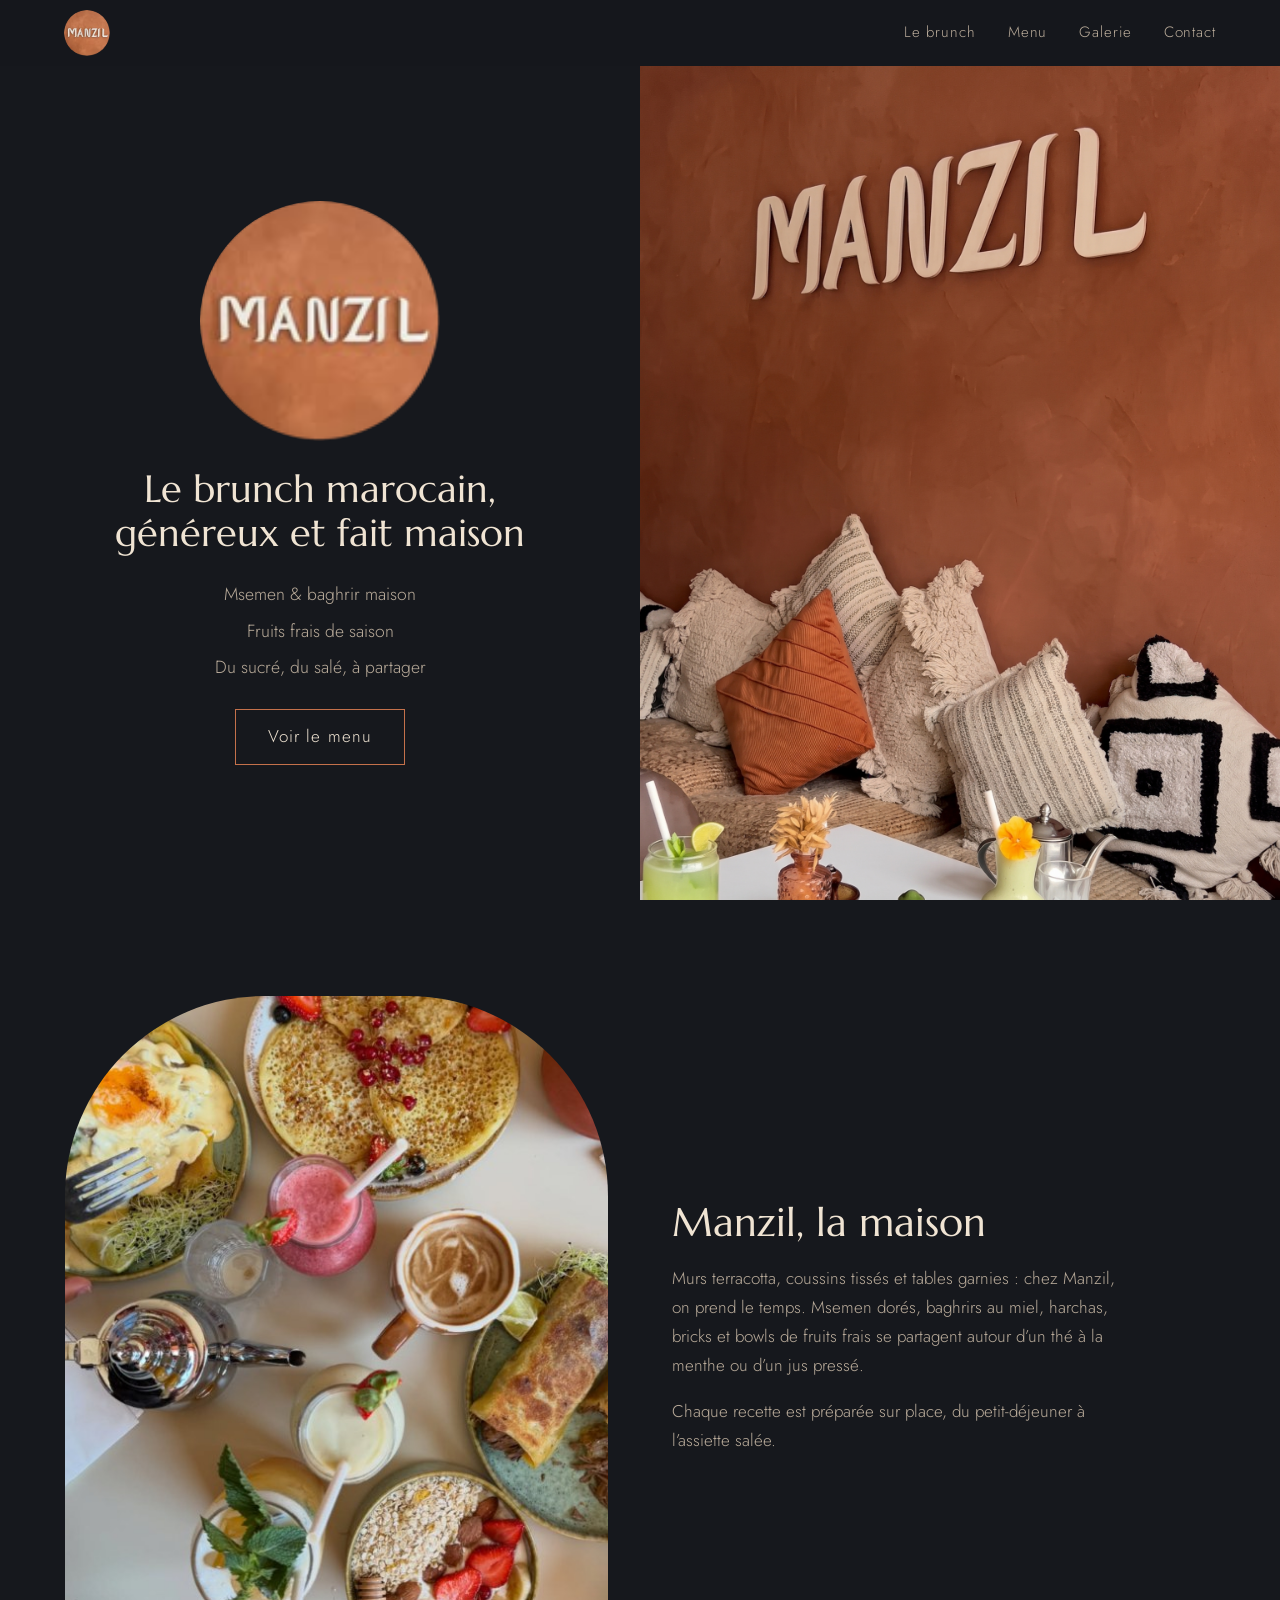
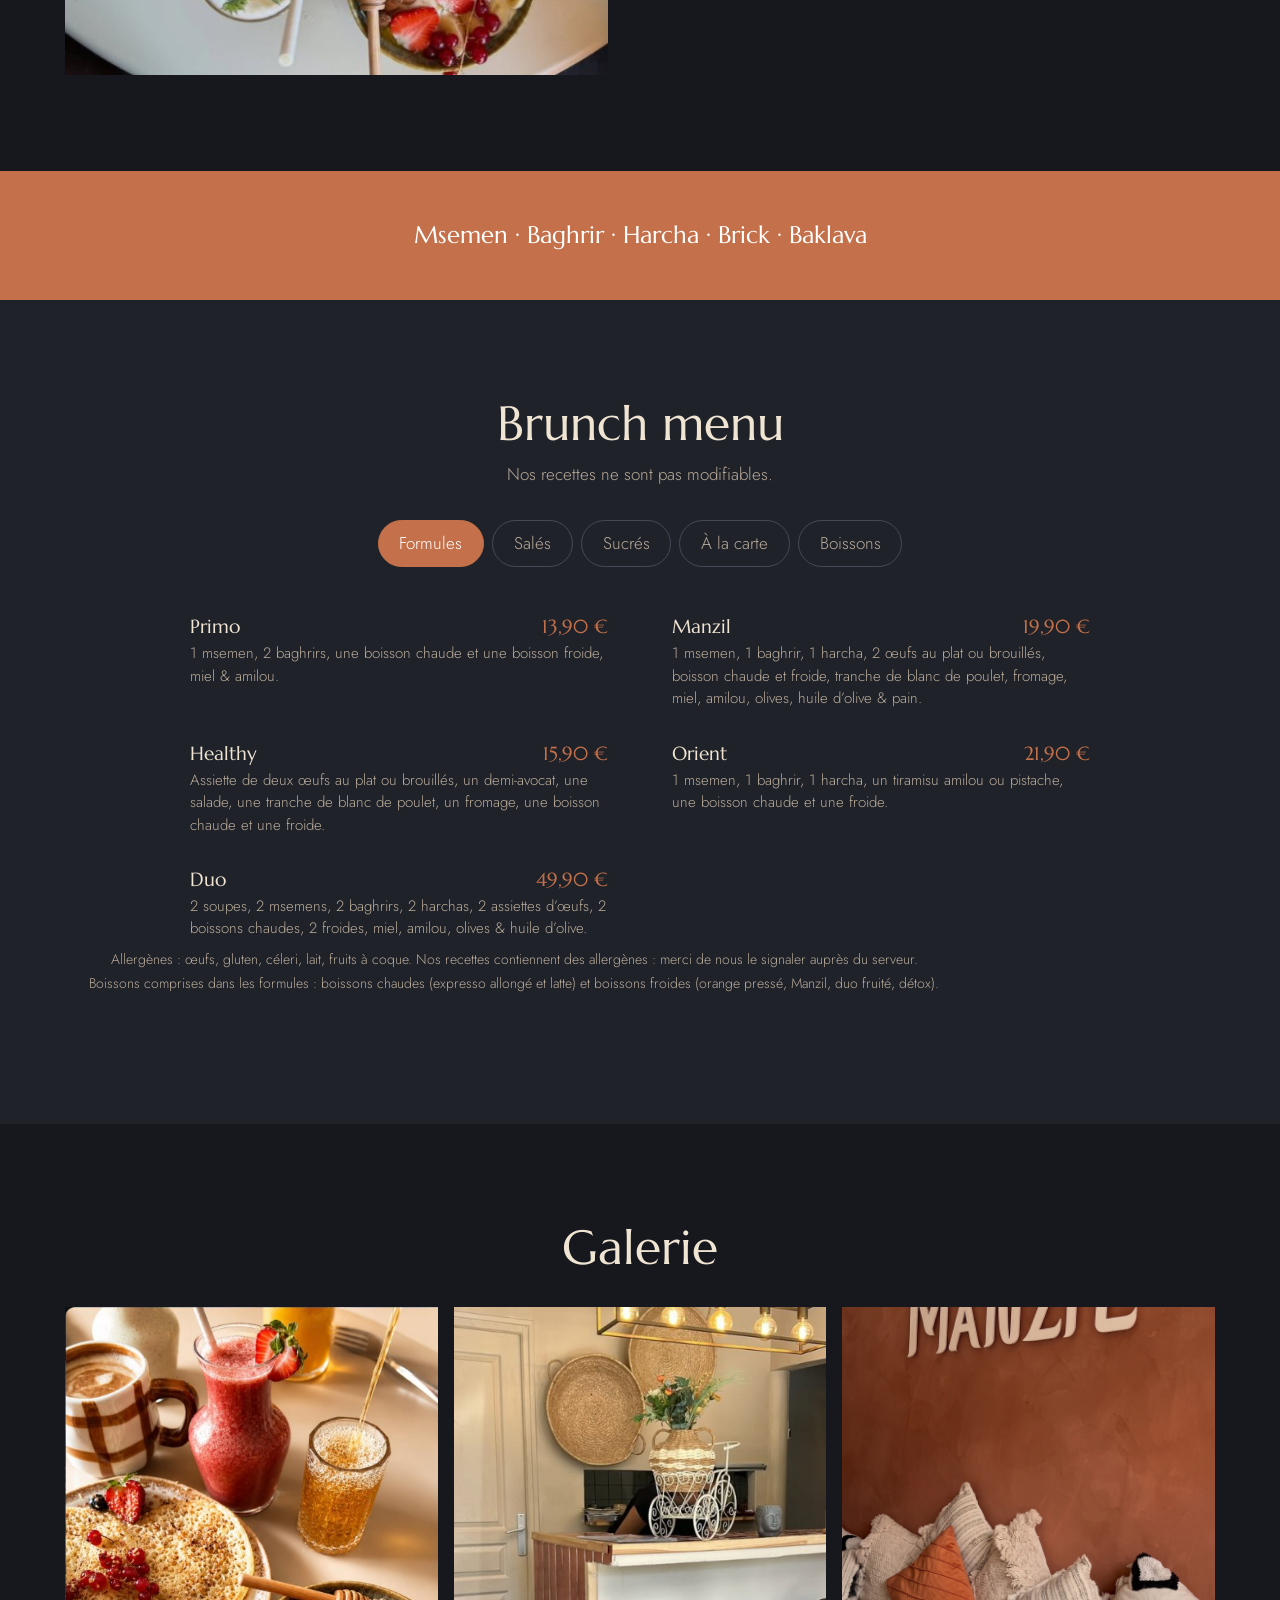
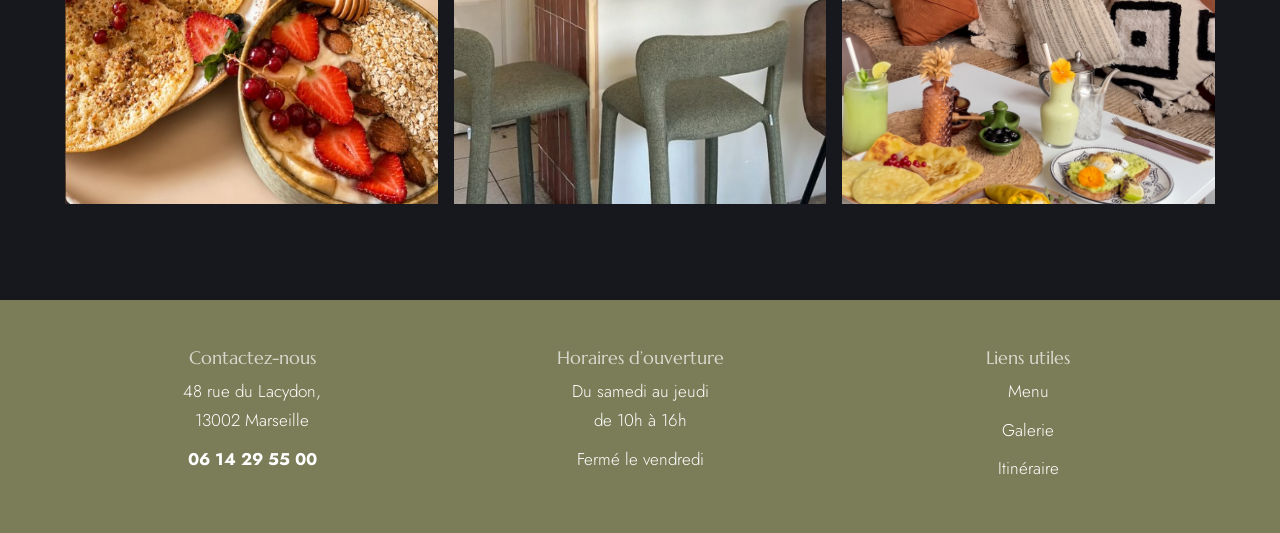
<file: index.html>
<!DOCTYPE html>
<html lang="fr">
<head>
  <meta charset="utf-8">
  <meta name="viewport" content="width=device-width, initial-scale=1, viewport-fit=cover">
  <title>Manzil – Brunch marocain</title>
  <meta name="description" content="Manzil, brunch marocain : msemen, baghrir, harcha, bowls et boissons fraîches, faits maison.">
  <link rel="icon" href="images/logo_.jpg">
  <link href="https://fonts.googleapis.com/css2?family=Marcellus&family=Jost:wght@300;400;500&display=swap" rel="stylesheet">
  <link rel="stylesheet" href="css/style.css">
</head>
<body>
<header><a href="#top"><img src="images/logo.png" alt="Manzil"></a>
<nav><a href="#brunch">Le brunch</a><a href="#menu">Menu</a><a href="#gal">Galerie</a><a href="#contact">Contact</a></nav></header>
<main id="top">
<div class="hero"><div class="t"><img class="logo" src="images/logo.png" alt="Manzil">
<h1>Le brunch marocain, généreux et fait maison</h1>
<ul><li>Msemen &amp; baghrir maison</li><li>Fruits frais de saison</li><li>Du sucré, du salé, à partager</li></ul>
<a class="btn" href="#menu">Voir le menu</a></div>
<div class="ph" role="img" aria-label="Salle Manzil et table de brunch" style="background-image:url(images/banquette.jpg)"></div></div>
 
<section id="brunch"><div class="split"><img src="images/brunch-table.jpg" alt="Table de brunch Manzil vue du dessus">
<div><h2>Manzil, la maison</h2><p>Murs terracotta, coussins tissés et tables garnies : chez Manzil, on prend le temps. Msemen dorés, baghrirs au miel, harchas, bricks et bowls de fruits frais se partagent autour d’un thé à la menthe ou d’un jus pressé.</p><p>Chaque recette est préparée sur place, du petit-déjeuner à l’assiette salée.</p></div></div></section>
<div class="band"><p>Msemen · Baghrir · Harcha · Brick · Baklava</p></div>
 
<section id="menu"><h2>Brunch menu</h2><p>Nos recettes ne sont pas modifiables.</p>
<div class="tabs" role="tablist" id="tabs"></div><div class="items" id="items" role="tabpanel"></div>
<p class="note">Allergènes : œufs, gluten, céleri, lait, fruits à coque. Nos recettes contiennent des allergènes : merci de nous le signaler auprès du serveur.<br>Boissons comprises dans les formules : boissons chaudes (expresso allongé et latte) et boissons froides (orange pressé, Manzil, duo fruité, détox).</p></section>
 
<section id="gal"><h2>Galerie</h2><div class="gal"><img src="images/pancakes.jpg" alt="Pancakes, smoothie et bowl" loading="lazy"><img src="images/counter.jpg" alt="Comptoir et tabourets" loading="lazy"><img src="images/banquette.jpg" alt="Banquette et table dressée" loading="lazy"></div></section>
</main>
<footer id="contact">
  <div class="f-cols">
    <div>
      <h3>Contactez-nous</h3>
      <p>48 rue du Lacydon,<br>13002 Marseille</p>
      <p><strong><a href="tel:+33614295500">06 14 29 55 00</a></strong></p>
    </div>
    <div>
      <h3>Horaires d’ouverture</h3>
      <p>Du samedi au jeudi<br>de 10h à 16h</p>
      <p>Fermé le vendredi</p>
    </div>
    <div>
      <h3>Liens utiles</h3>
      <p><a href="#menu">Menu</a></p>
      <p><a href="#gal">Galerie</a></p>
      <p><a href="https://maps.app.goo.gl/Hn7ryLH67xtPSNrdA" target="_blank" rel="noopener">Itinéraire</a></p>
    </div>
  </div>
</footer>
 
<script src="js/menu-data.js"></script>
<script src="js/main.js"></script>
</body>
</html>
</file>
<file: css/style.css>
:root{--ink:#16181d;--ink2:#1f2229;--clay:#c4714b;--sand:#f0e4d3;--mute:#b9ab9a;--olive:#7a7d57;box-sizing:border-box;padding-top:env(safe-area-inset-top,0px);padding-bottom:env(safe-area-inset-bottom,0px)}
*,*::before,*::after{box-sizing:inherit}
html{scroll-behavior:smooth;scroll-padding-top:70px}
body{margin:0;background:var(--ink);color:var(--sand);font:300 17px/1.7 Jost,system-ui,sans-serif}
h1,h2,h3{font-family:Marcellus,Georgia,serif;font-weight:400;margin:0;line-height:1.15}
img{max-width:100%;display:block}
a{color:inherit}
:focus-visible{outline:2px solid var(--clay);outline-offset:3px}
header{position:sticky;top:0;z-index:5;display:flex;align-items:center;justify-content:space-between;padding:10px 5vw;background:rgba(22,24,29,.92);backdrop-filter:blur(8px)}
header img{width:46px;height:46px;border-radius:50%}
nav{display:flex;gap:2rem;font-size:15px;letter-spacing:.06em}
nav a{text-decoration:none;color:var(--mute)}nav a:hover{color:var(--sand)}
.hero{display:grid;grid-template-columns:1fr 1fr;min-height:calc(100vh - 66px)}
.hero .t{display:flex;flex-direction:column;justify-content:center;align-items:center;text-align:center;padding:4rem 6vw;gap:1.6rem}
.hero .logo{width:min(240px,50vw);border-radius:50%}
.hero h1{font-size:clamp(1.6rem,3vw,2.4rem)}
.hero ul{list-style:none;margin:0;padding:0;display:grid;gap:.4rem;color:var(--mute);font-size:1.1rem}
.hero .ph{background:#000 center top/cover}
.btn{display:inline-block;padding:.8rem 2rem;border:1px solid var(--clay);text-decoration:none;color:var(--sand);letter-spacing:.06em;transition:background .2s}
.btn:hover{background:var(--clay)}
section{padding:6rem 5vw}
.split{display:grid;grid-template-columns:1fr 1fr;gap:5vw;align-items:center;max-width:1150px;margin:auto}
.split img{width:100%;aspect-ratio:4/5;object-fit:cover;border-radius:200px 200px 0 0}
.split h2{font-size:clamp(1.7rem,3.2vw,2.5rem);margin-bottom:1.2rem}
.split p{color:var(--mute);max-width:46ch}
.band{background:var(--clay);color:#fff;text-align:center;padding:3rem 5vw}
.band p{margin:0;font:1.5rem/1.4 Marcellus,serif}
#menu{background:var(--ink2)}
#menu>h2{text-align:center;font-size:clamp(1.9rem,4vw,3rem)}
#menu>p{text-align:center;color:var(--mute);margin:.5rem 0 2rem}
.tabs{display:flex;flex-wrap:wrap;justify-content:center;gap:.5rem;margin-bottom:3rem}
.tabs button{font:inherit;background:none;color:var(--mute);border:1px solid #444a55;padding:.5rem 1.3rem;border-radius:99px;cursor:pointer}
.tabs button[aria-selected=true]{background:var(--clay);border-color:var(--clay);color:#fff}
.items{max-width:900px;margin:auto;display:grid;grid-template-columns:1fr 1fr;gap:2rem 4rem}
.it h3{display:flex;justify-content:space-between;gap:1rem;font-size:1.2rem}
.it h3 span{color:var(--clay);white-space:nowrap}
.it p{margin:.3rem 0 0;font-size:15px;color:var(--mute);line-height:1.5}
.sub{grid-column:1/-1;font:1.3rem Marcellus,serif;color:var(--clay);border-bottom:1px solid #444a55;padding-bottom:.4rem;margin-top:1rem}
.note{max-width:900px;margin:3rem auto 0;text-align:center;font-size:14px;color:var(--mute)}
.gal{display:grid;grid-template-columns:repeat(3,1fr);gap:1rem;max-width:1150px;margin:2rem auto 0}
.gal img{width:100%;height:100%;aspect-ratio:3/4;object-fit:cover}
#gal h2{text-align:center;font-size:clamp(1.9rem,4vw,3rem)}
footer{background:var(--olive);color:#fff;padding:3rem 5vw 2.5rem;text-align:center}
footer a{text-decoration:none}footer a:hover{text-decoration:underline}
.f-top{display:flex;align-items:center;gap:2rem;max-width:1000px;margin:0 auto 2rem;padding-bottom:2rem;border-bottom:1px solid rgba(255,255,255,.3)}
.f-logo{width:90px;height:90px;border-radius:50%;flex:none}
.f-top p{margin:0;max-width:60ch}
.f-cols{display:grid;grid-template-columns:repeat(3,1fr);gap:2rem 4rem;max-width:1100px;margin:auto;text-align:center;justify-items:center}
footer h3{font-size:1.1rem;margin-bottom:.6rem;color:rgba(255,255,255,.7)}
footer p{margin:0 0 .6rem}
footer .btn{border-color:#fff;font-size:14px;padding:.5rem 1.4rem;margin-top:.6rem}
footer .btn:hover{background:#fff;color:var(--olive)}
@media(max-width:800px){nav{gap:1rem;font-size:14px}.hero,.split,.items{grid-template-columns:1fr}.f-cols{grid-template-columns:1fr 1fr;gap:1.2rem 1.5rem}.f-cols>div:first-child{grid-column:1/-1}.f-cols>div{justify-self:center}footer{padding:2rem 6vw 1.8rem;font-size:15px;line-height:1.55}footer h3{font-size:1rem;margin-bottom:.3rem}footer p{margin-bottom:.35rem}.f-top{flex-direction:column;text-align:center}.hero .ph{min-height:60vh}.gal{grid-template-columns:1fr 1fr}.gal img:last-child{grid-column:1/-1;aspect-ratio:4/3}section{padding:4rem 6vw}}
@media(prefers-reduced-motion:reduce){*{transition:none!important;scroll-behavior:auto!important}}
</file>
